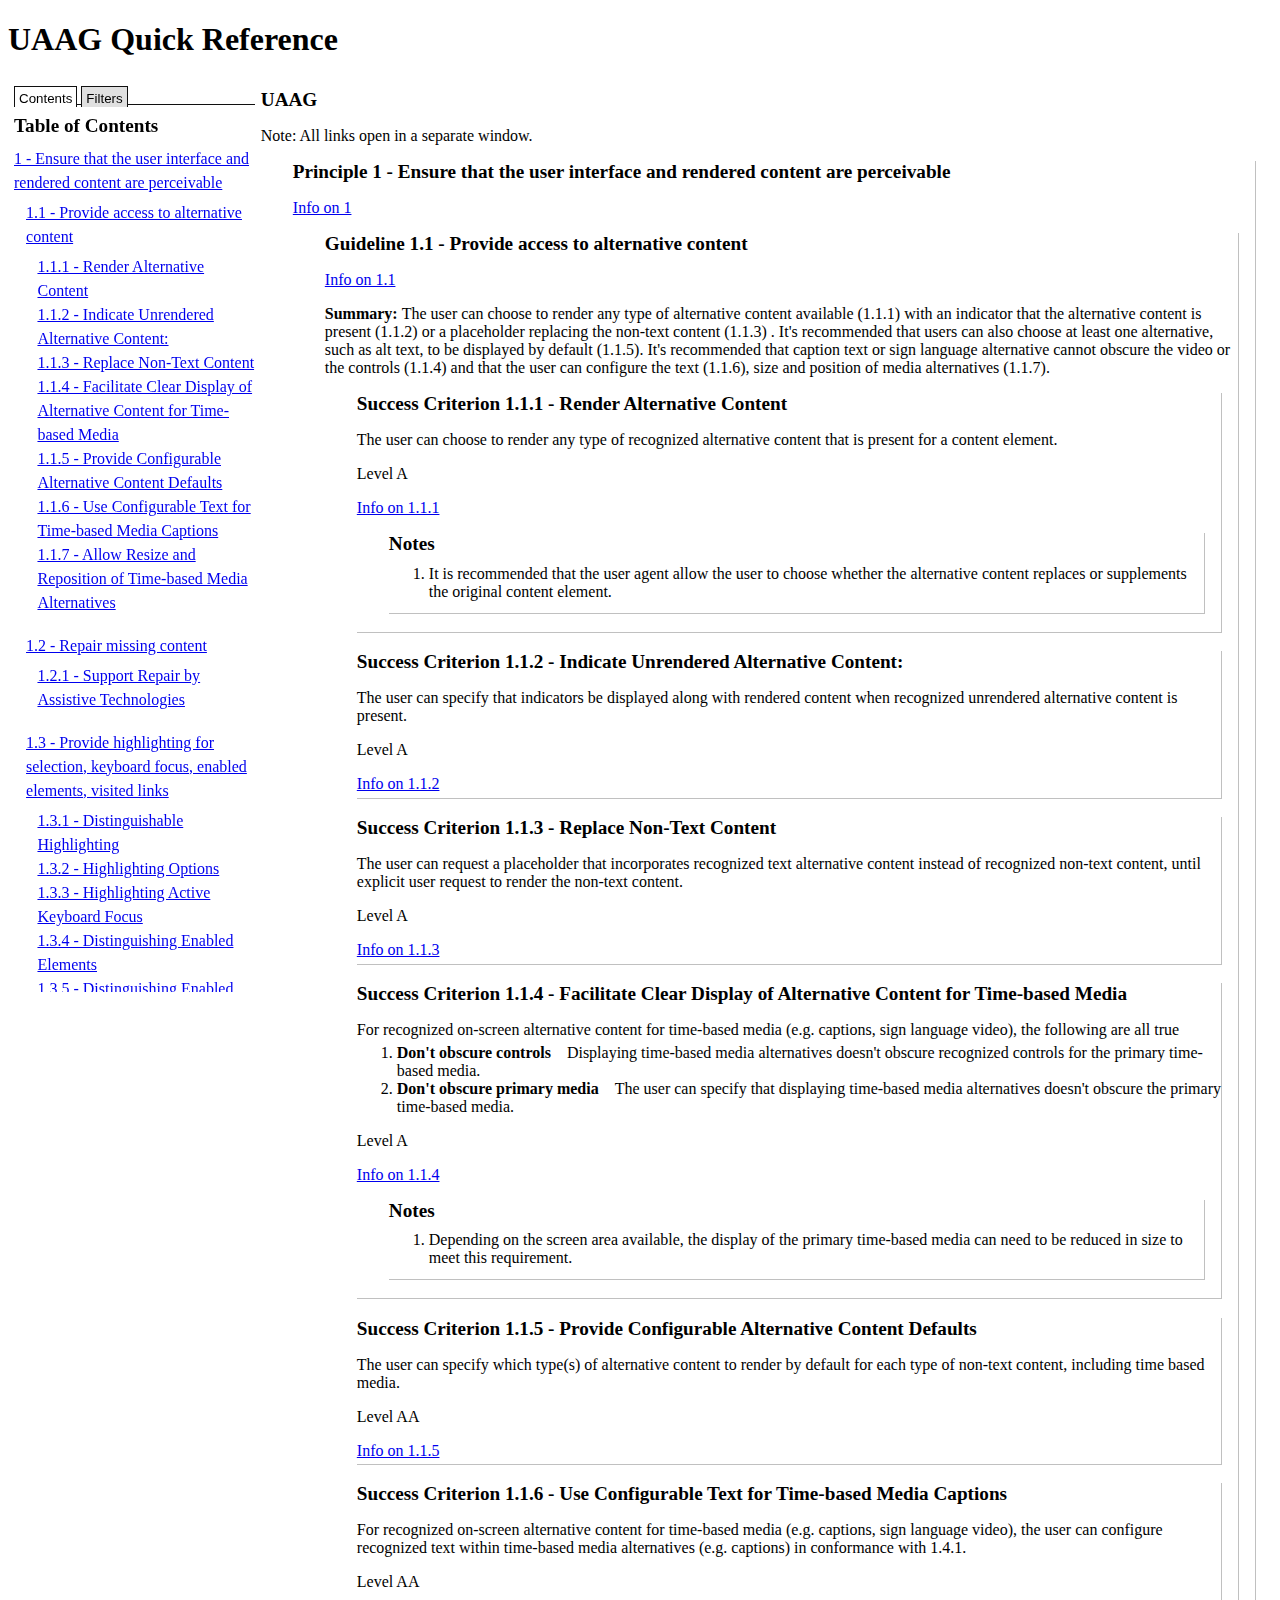
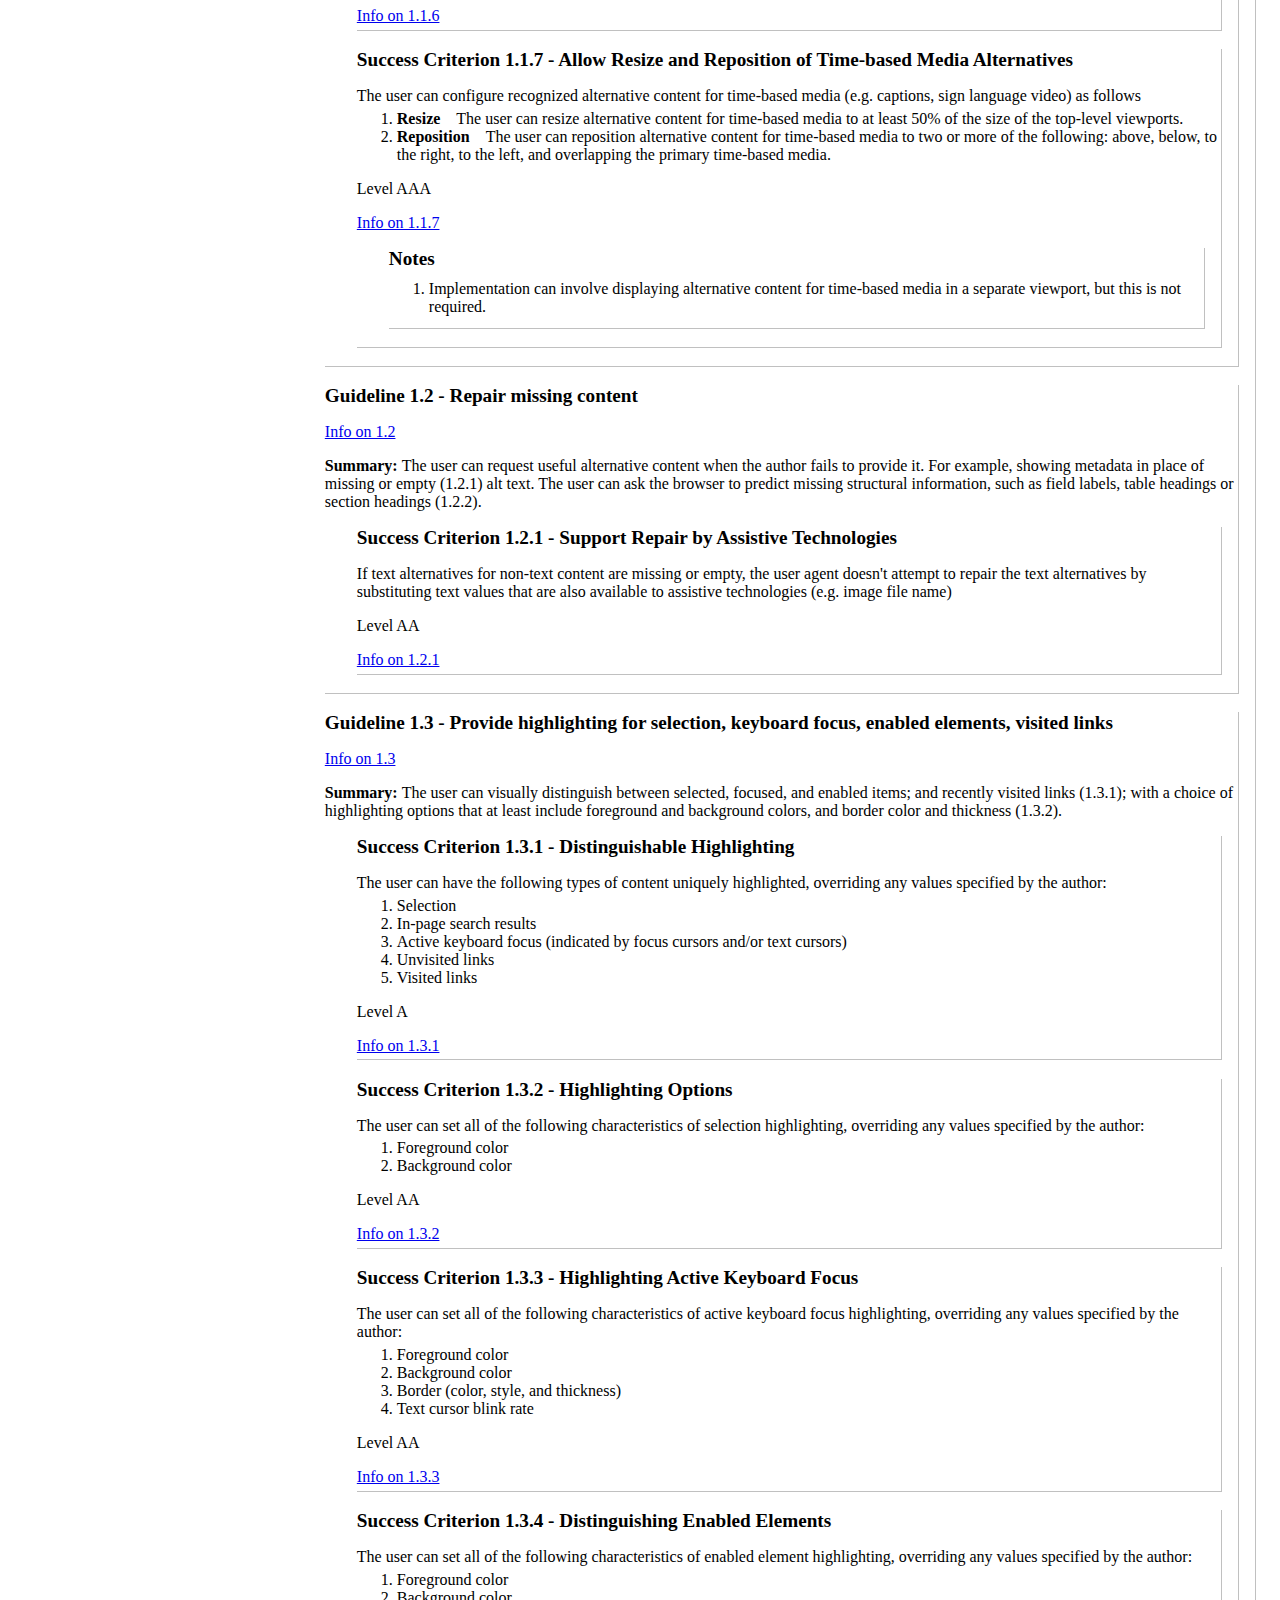
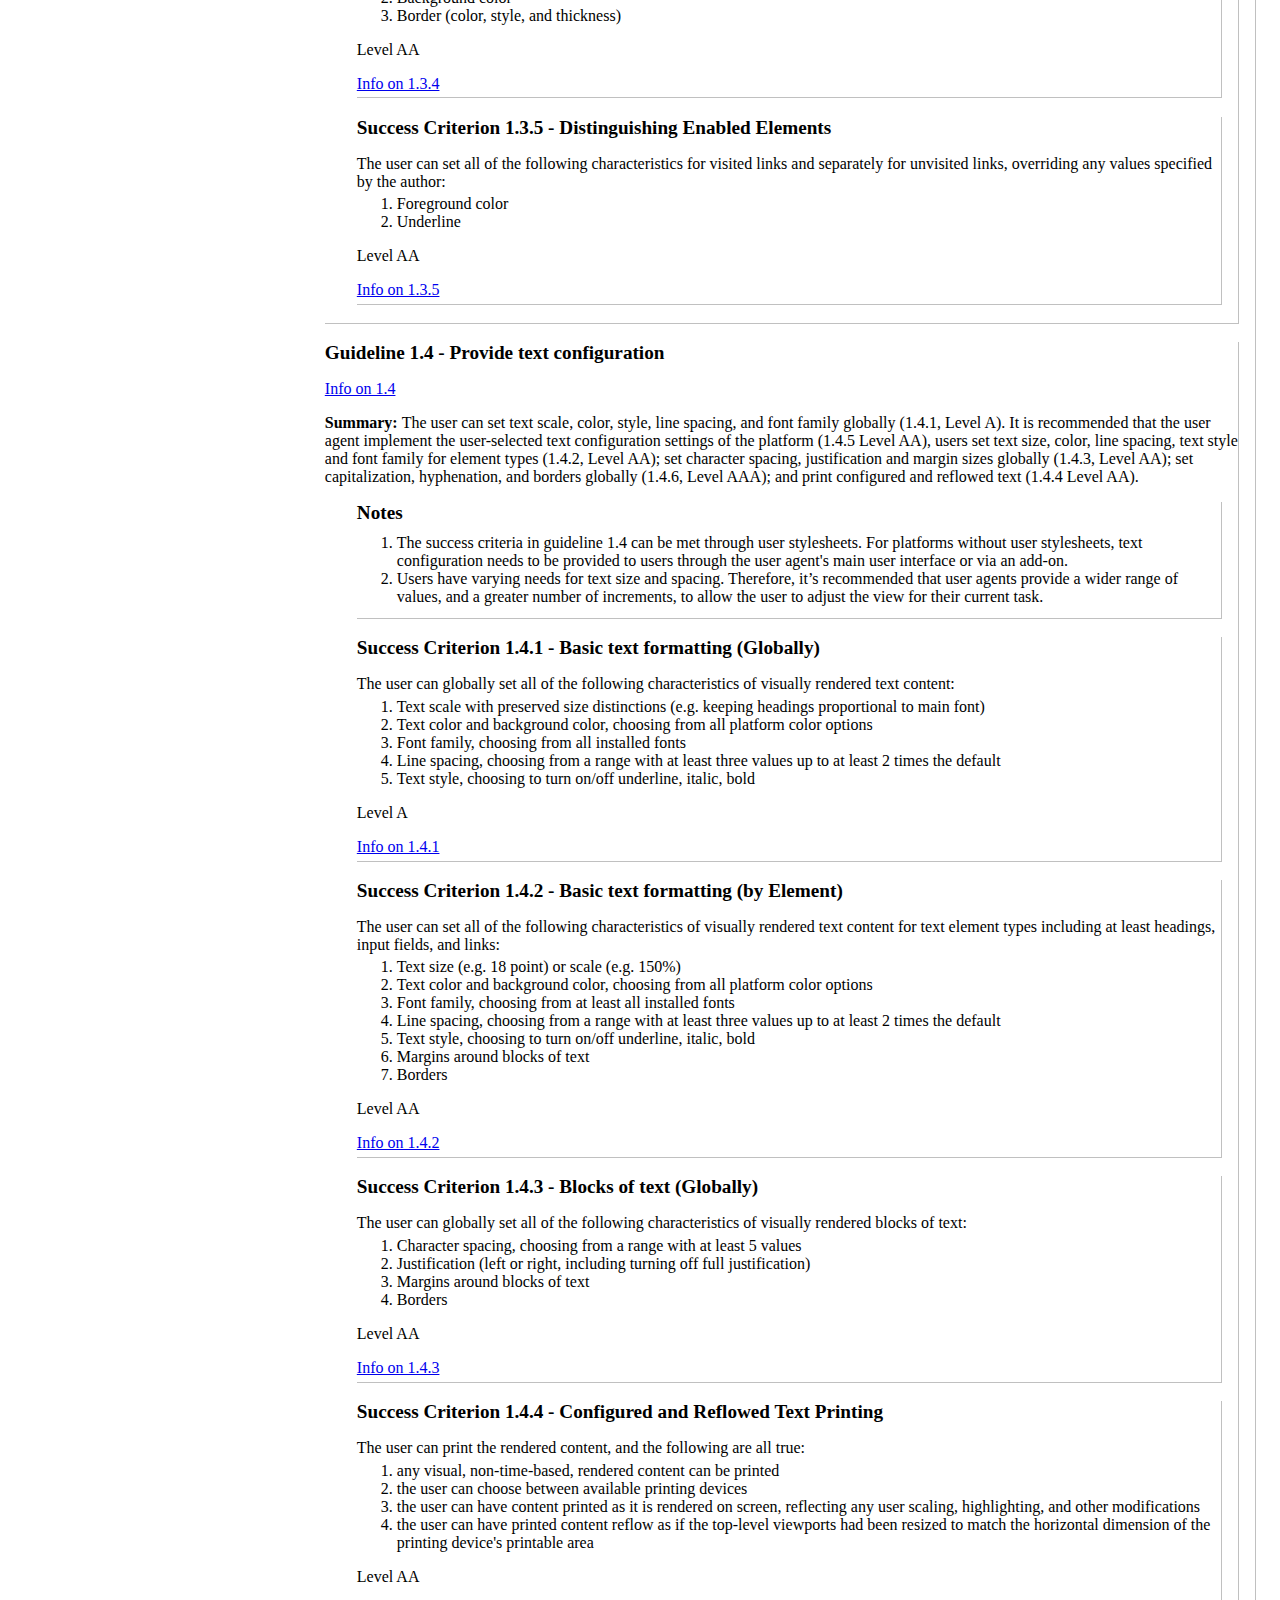
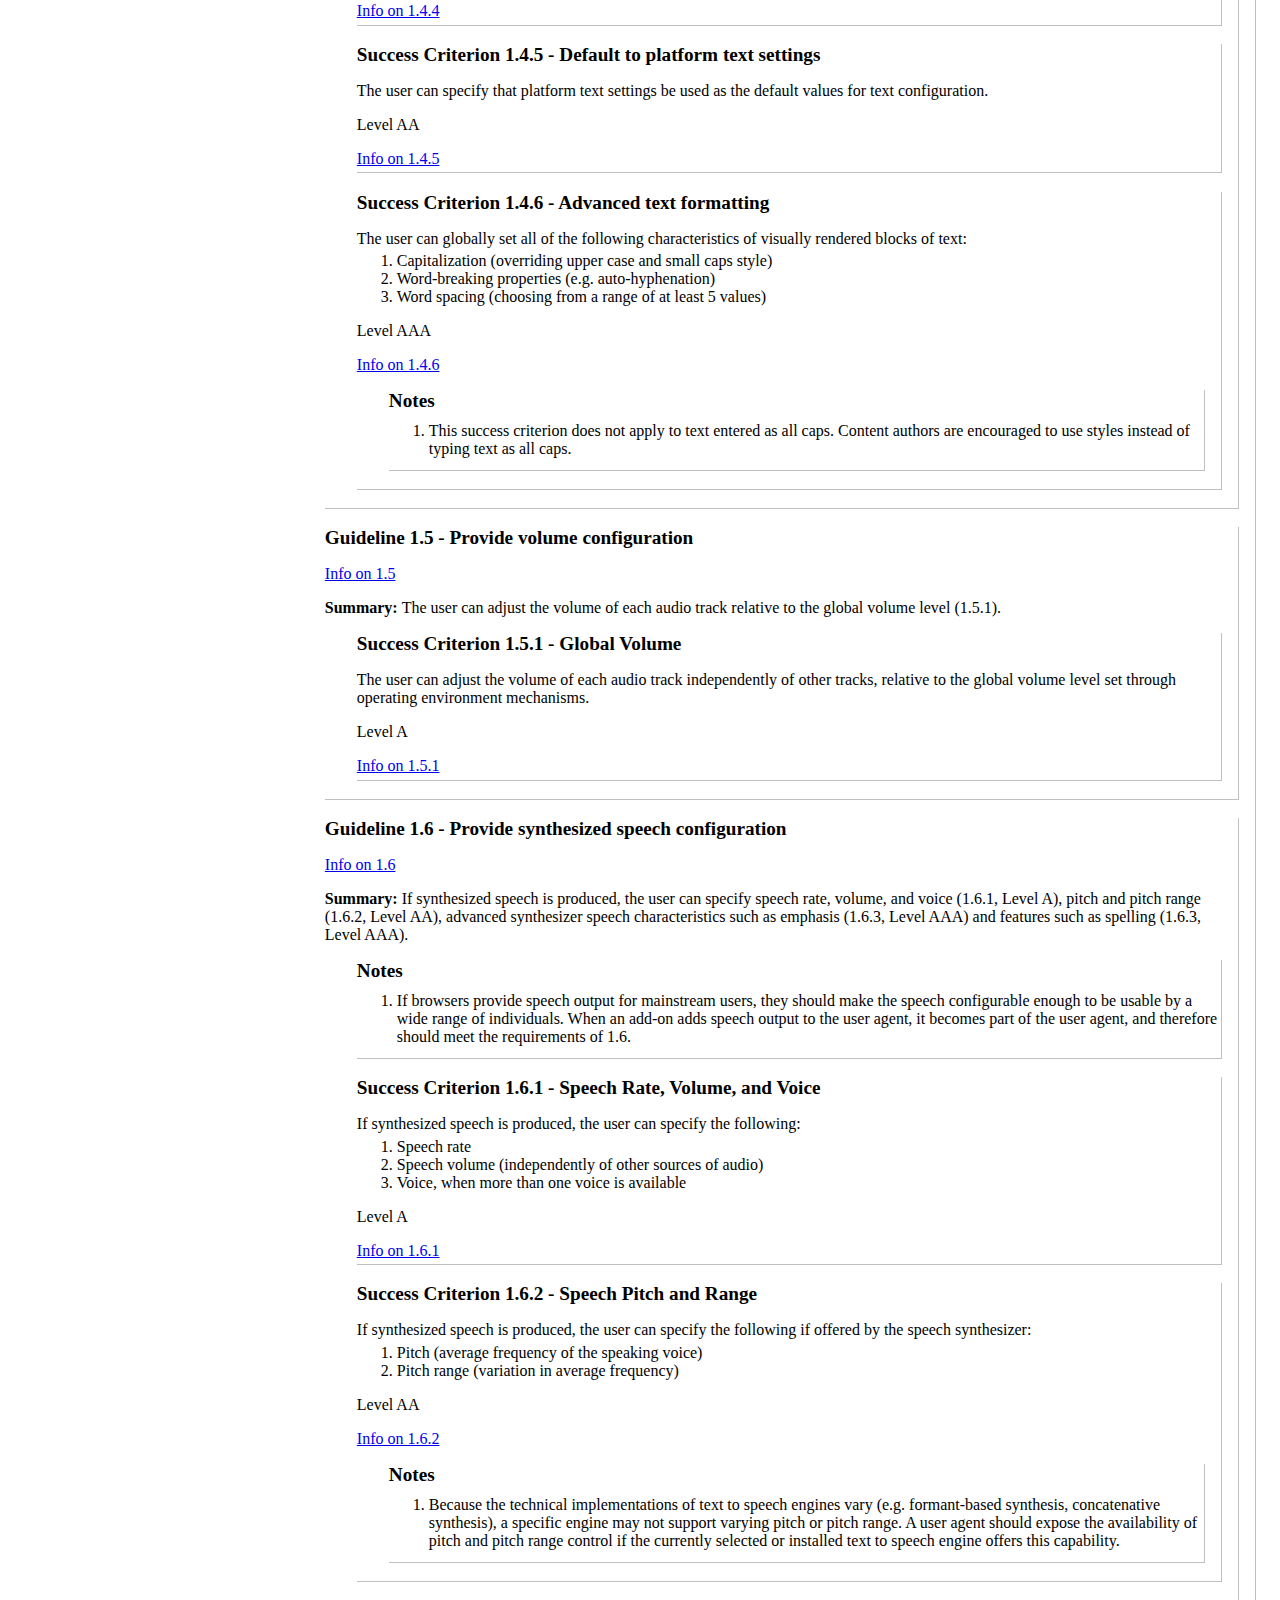
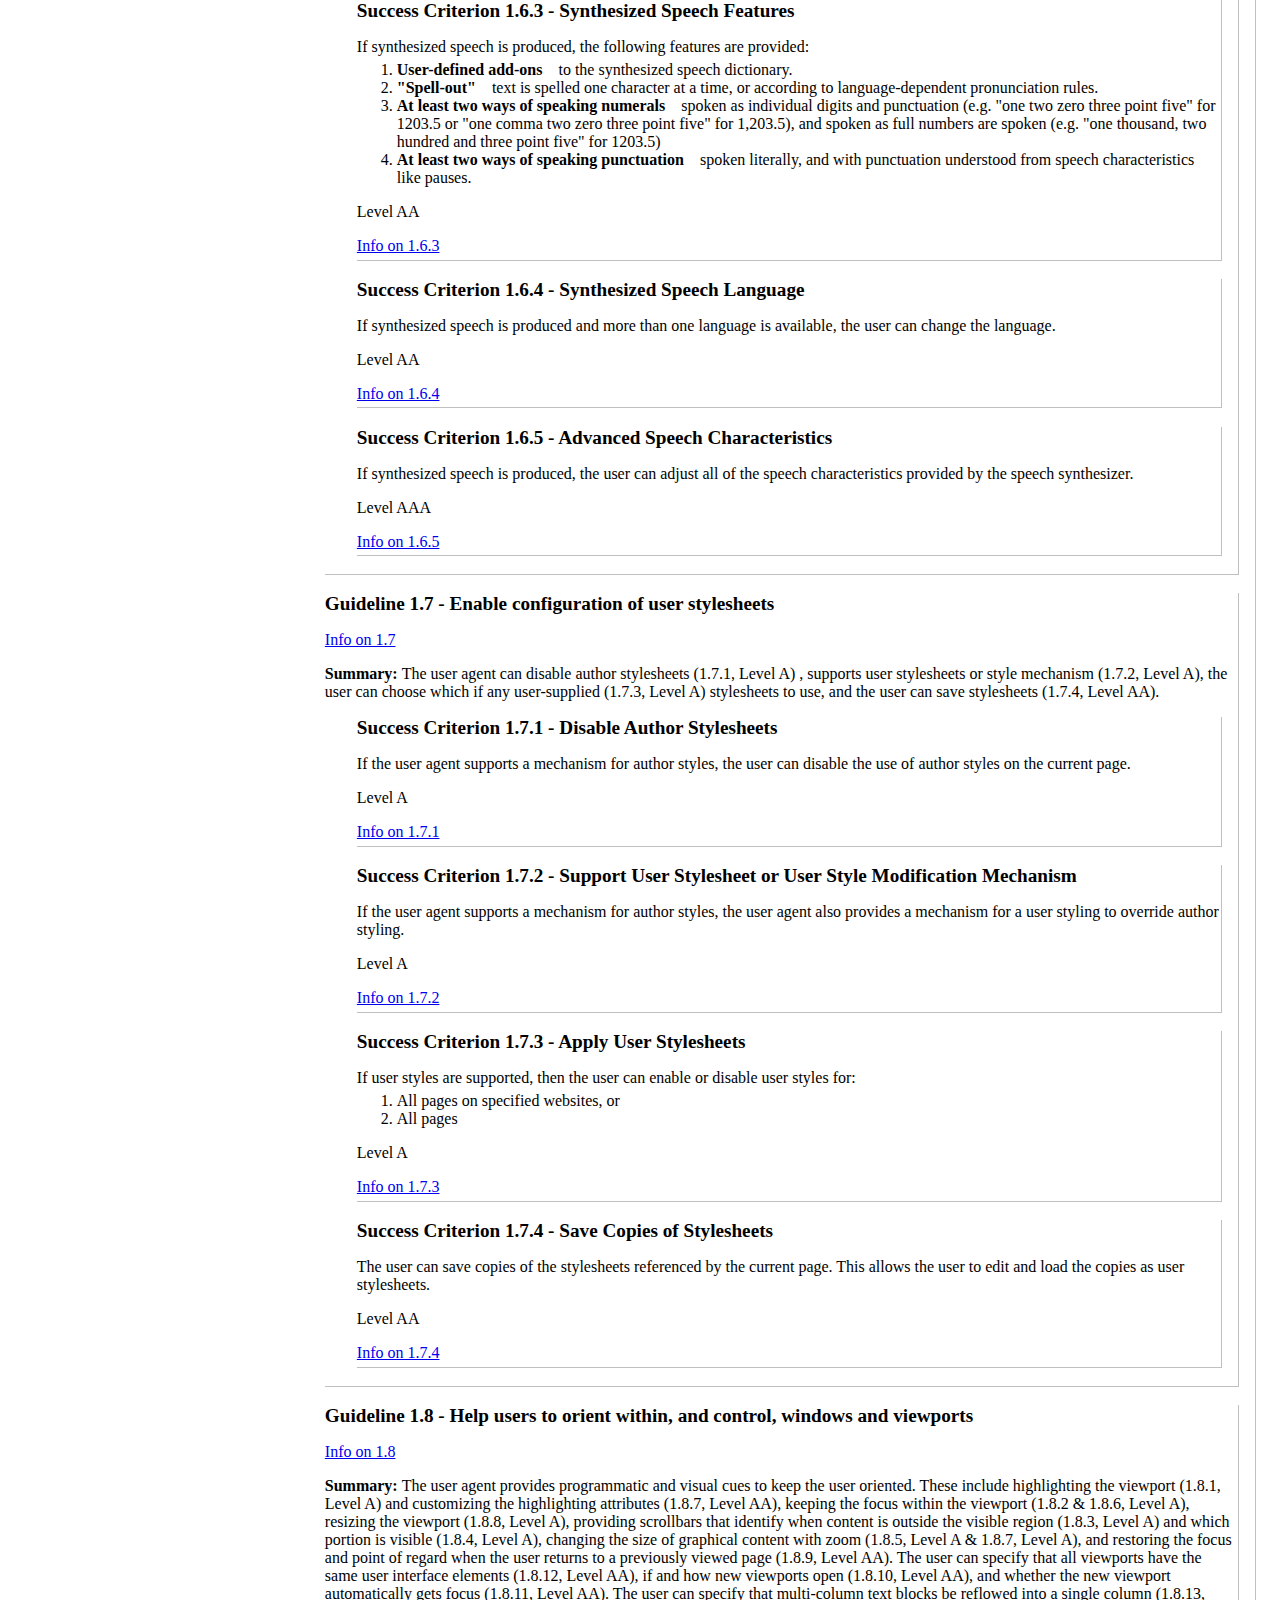
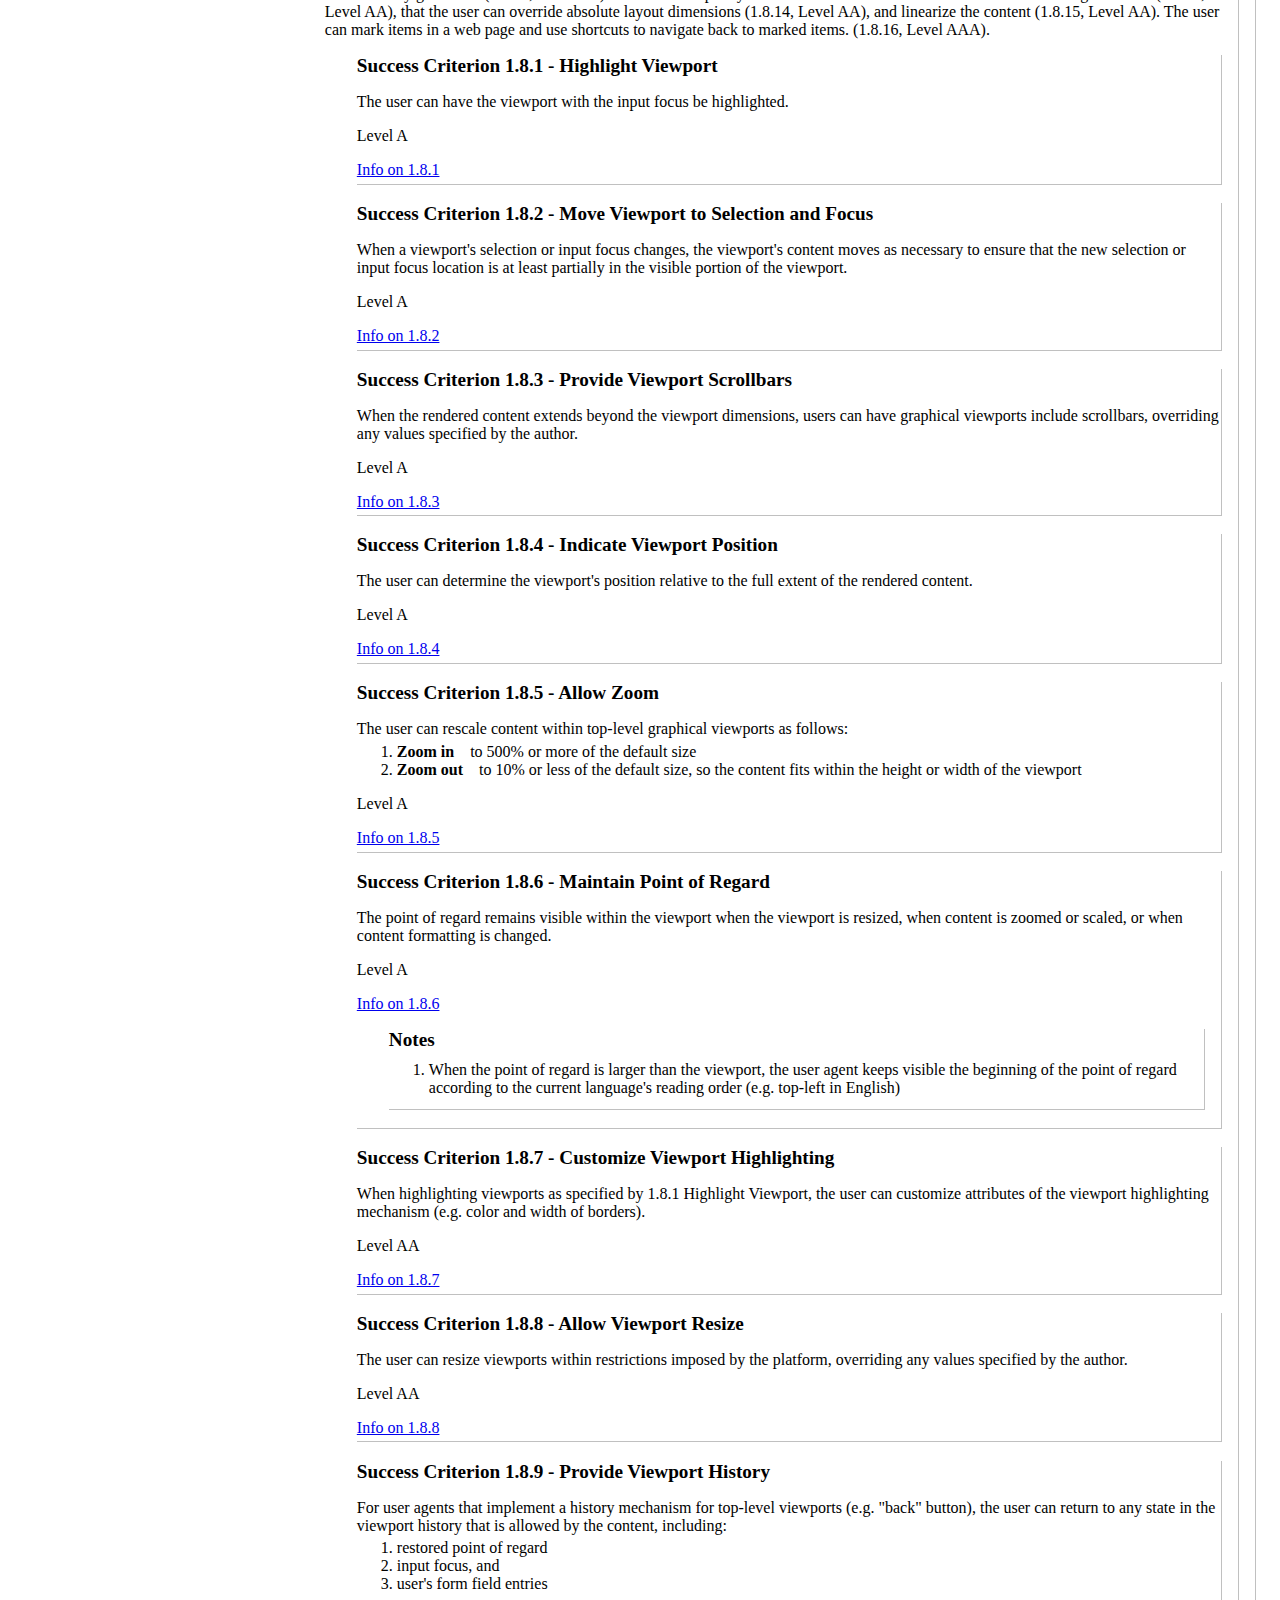
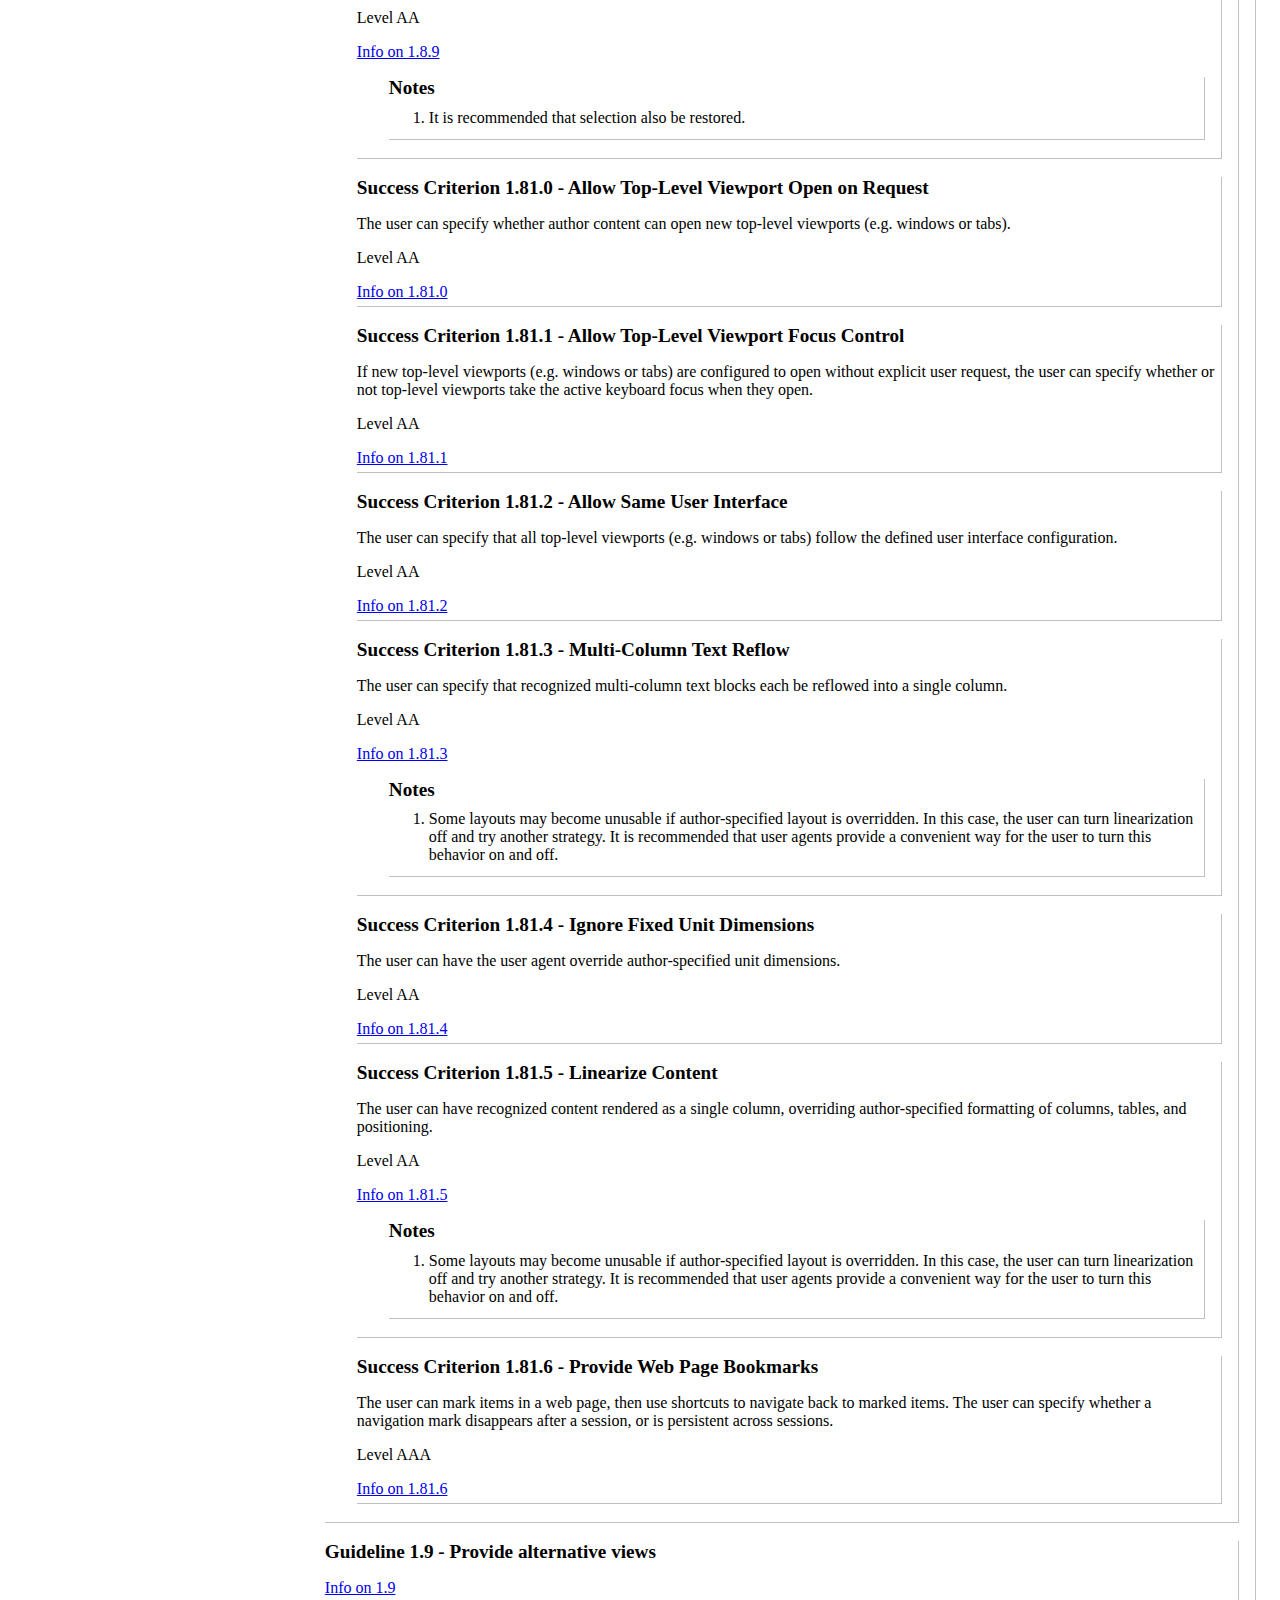
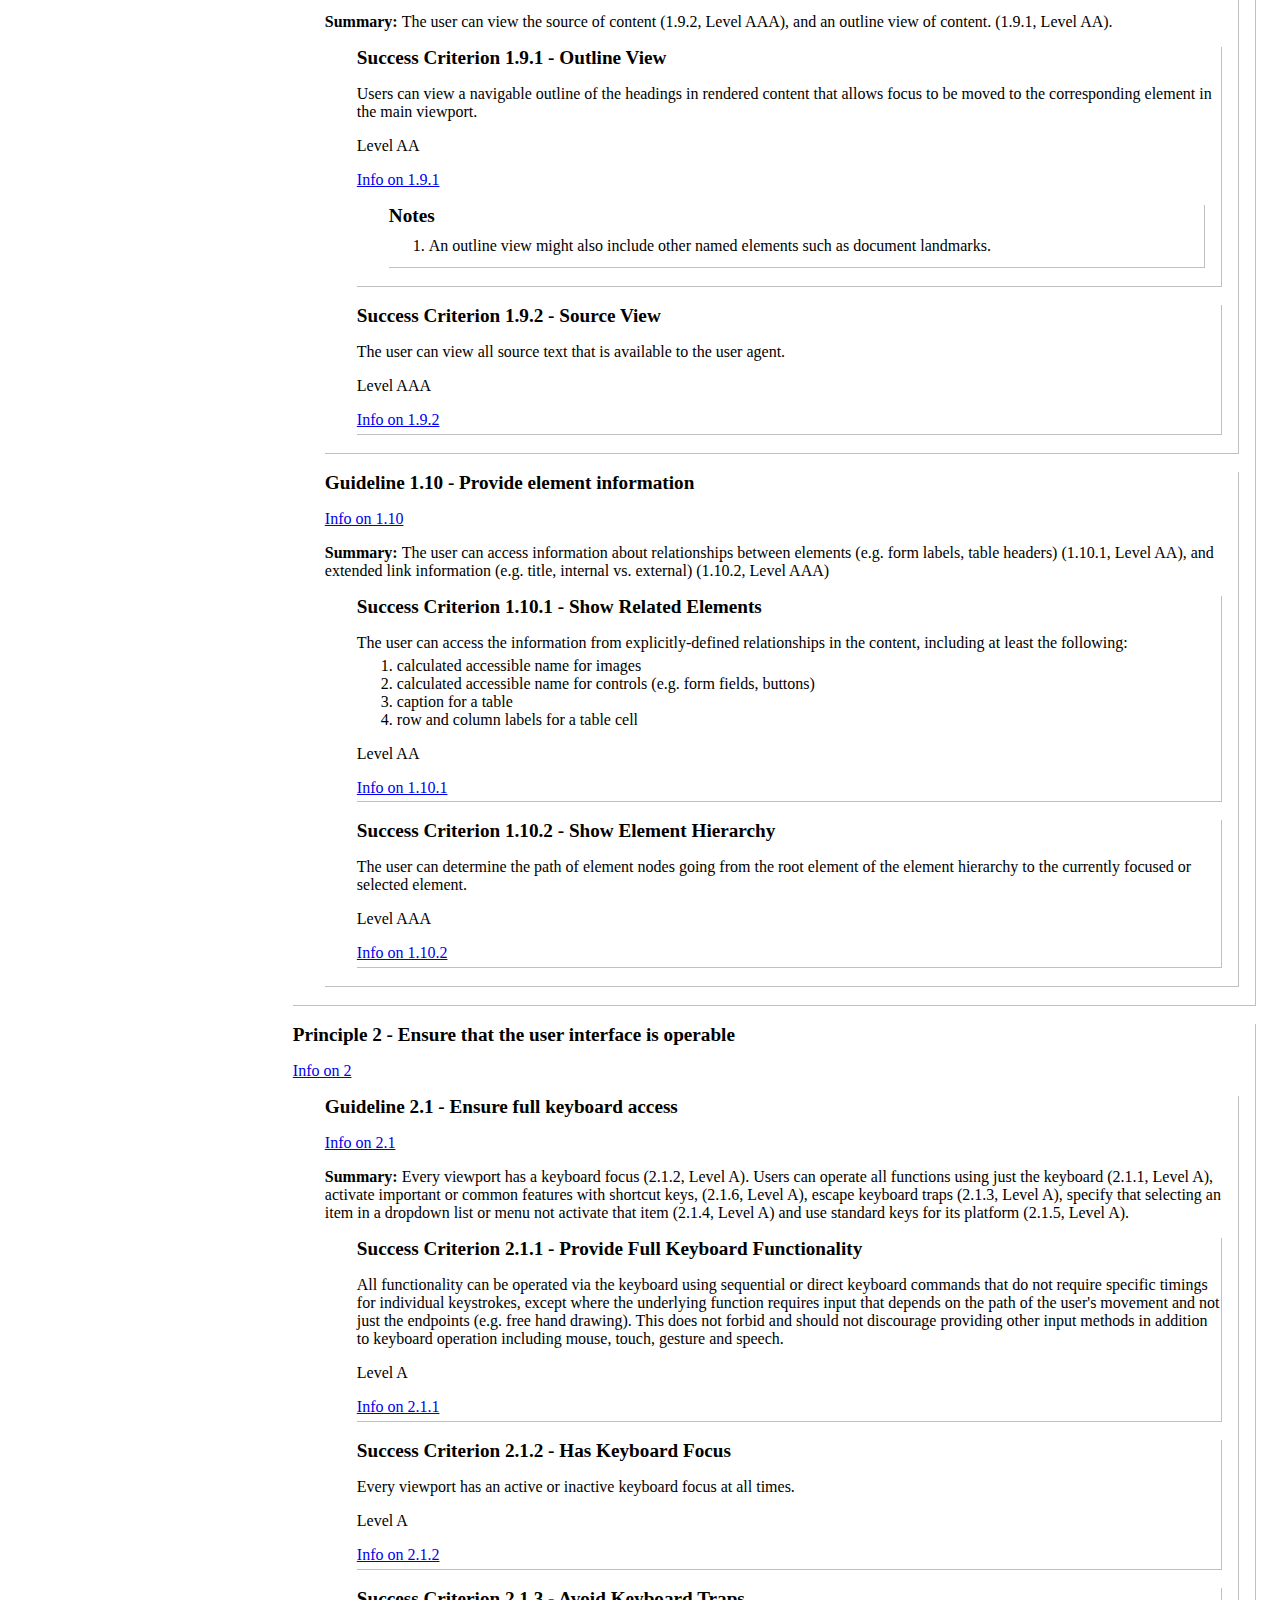
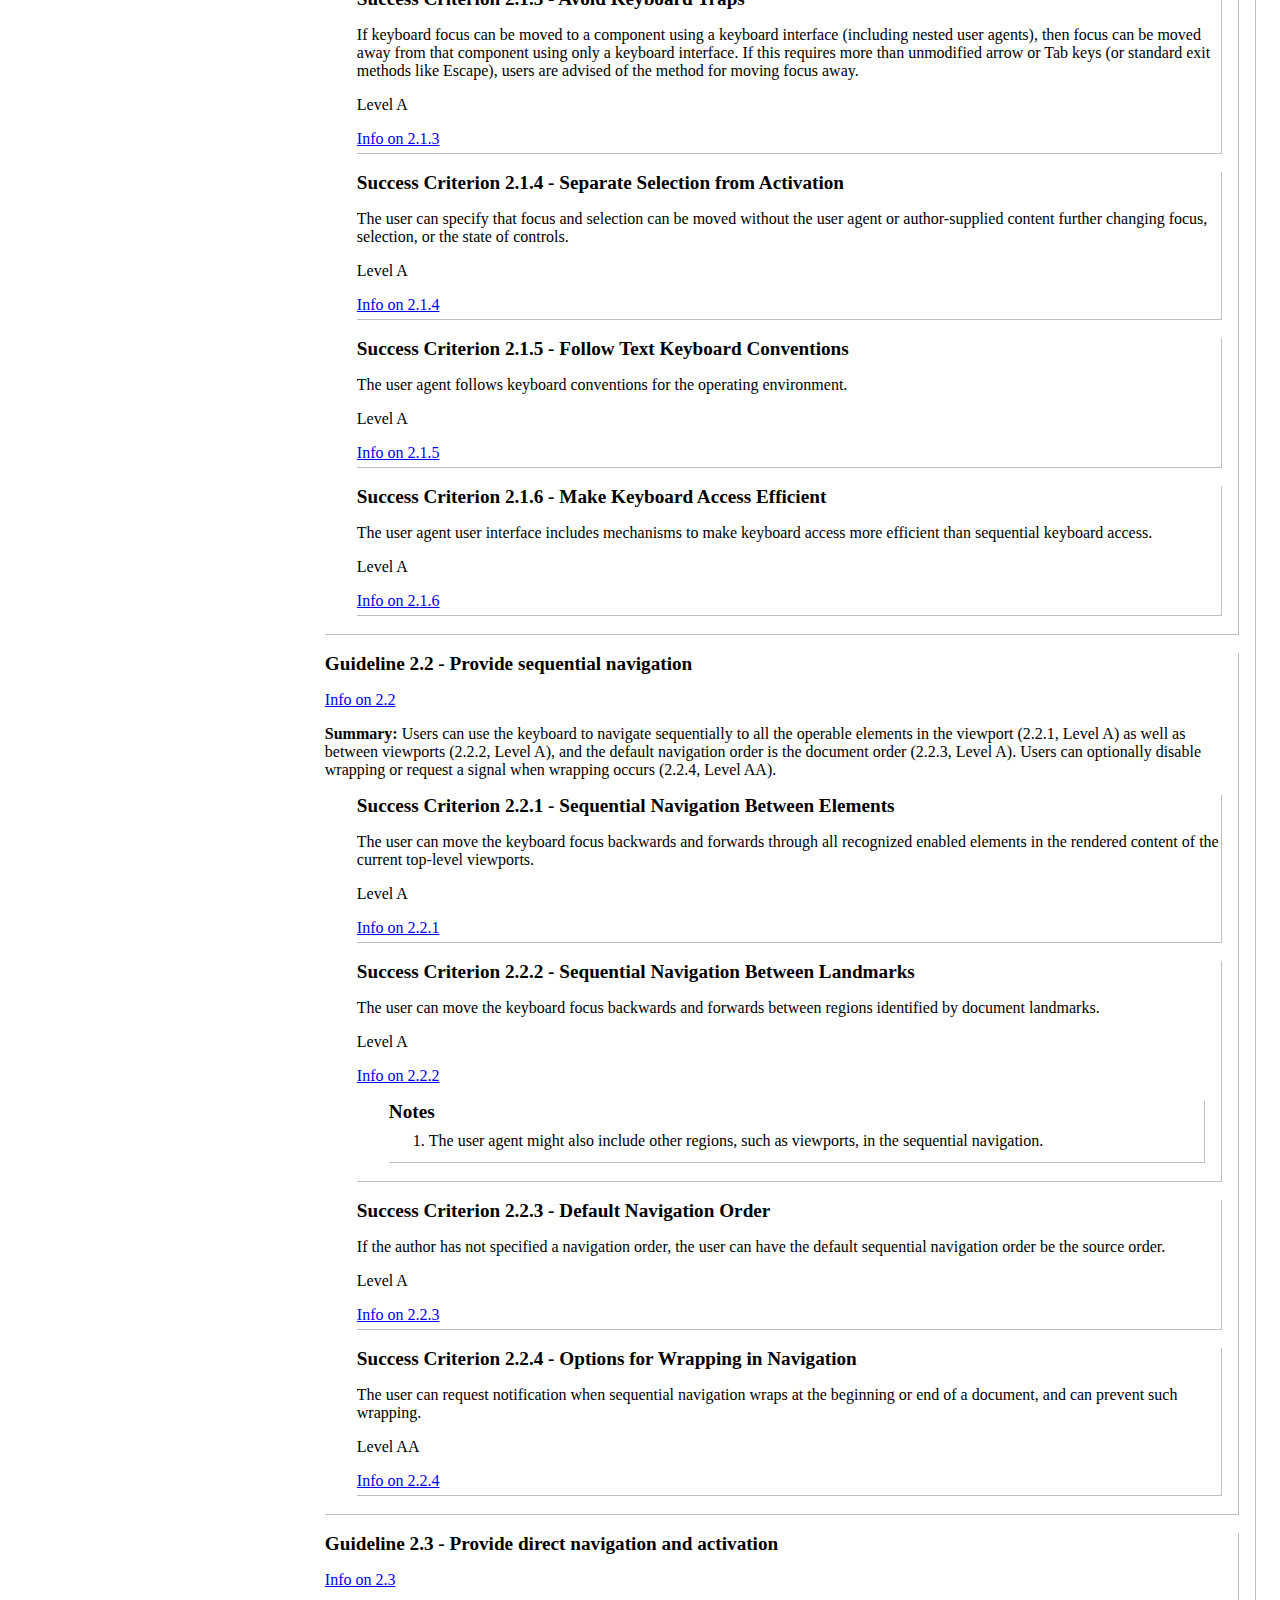
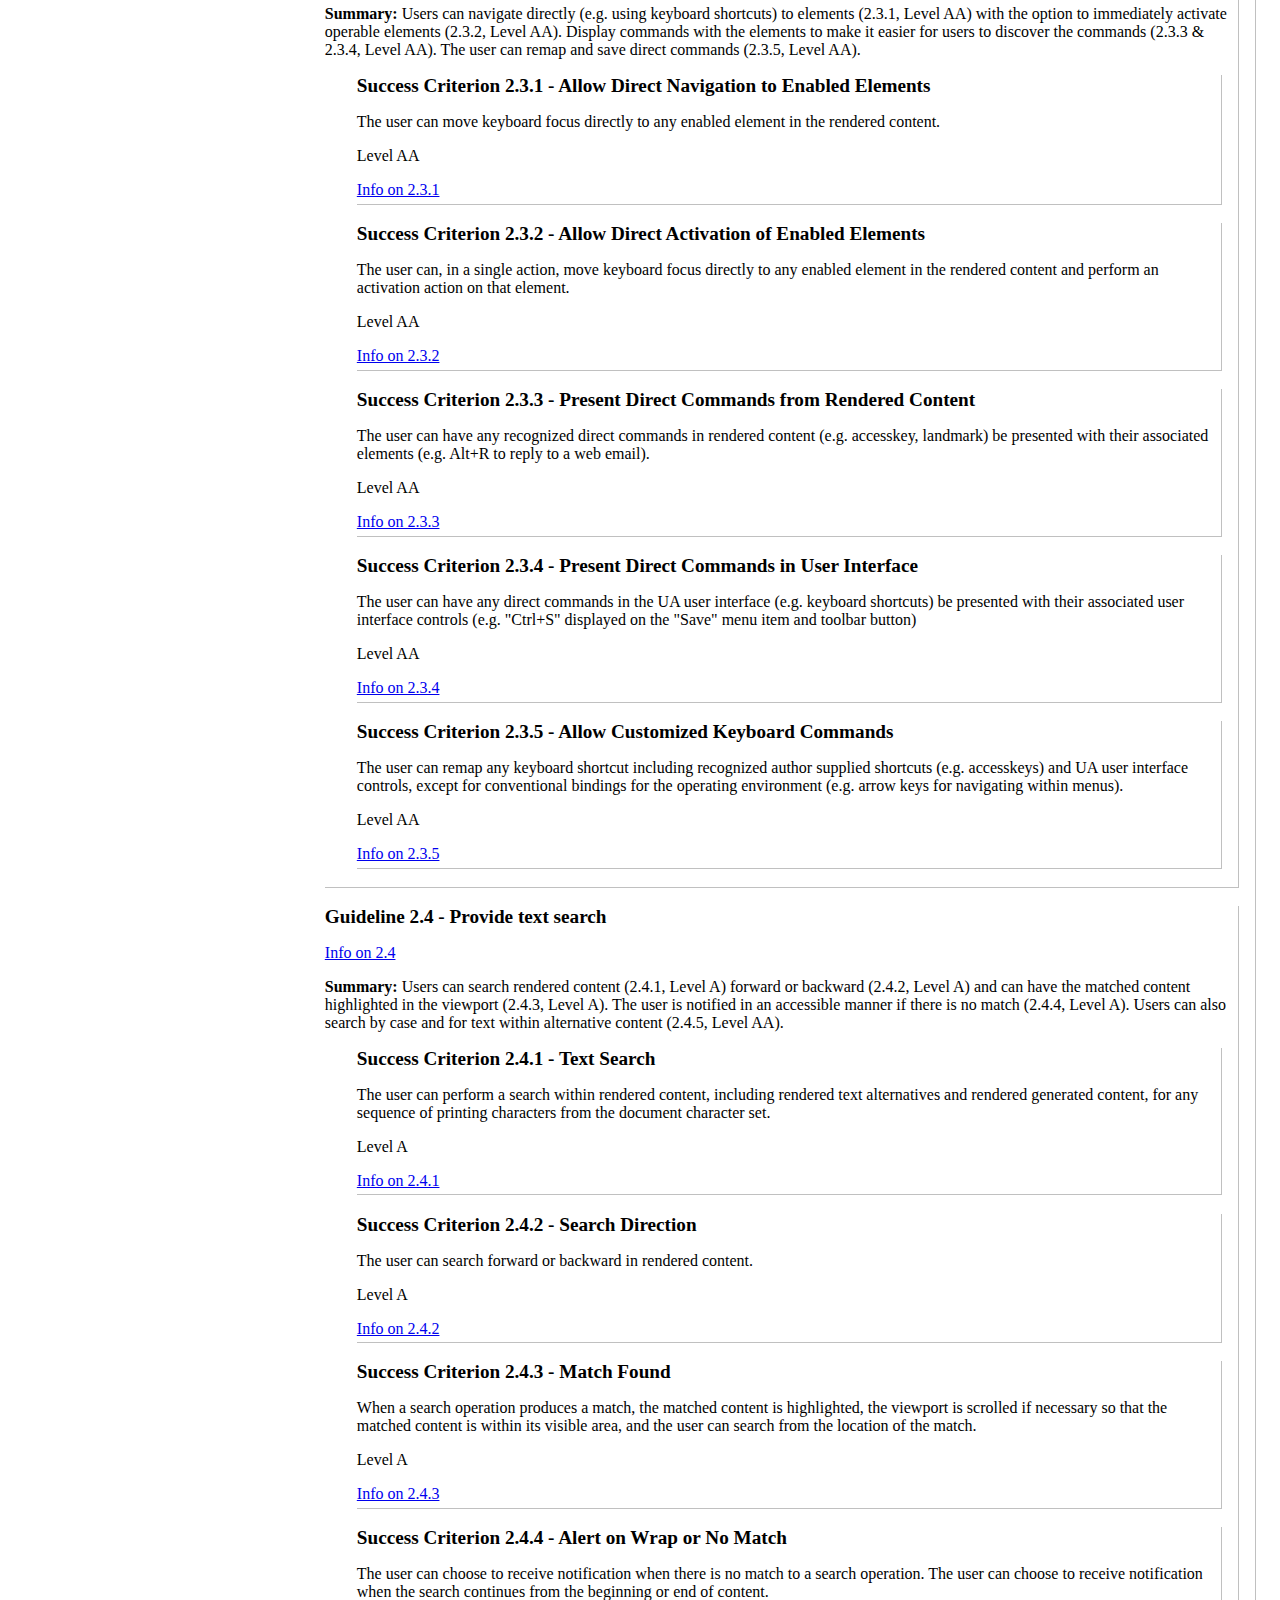
<file: index.html>
<!DOCTYPE html>
<html lang="en">
	<head>
		<meta charset="utf-8">
		<meta name="viewport" content="width=device-width, initial-scale=1, shrink-to-fit=no">
		<title>UAAG Quick Reference</title>
		<link rel="Stylesheet" type="text/css" href="uaagscs.css" />
	</head>
	<body>
		<header id="header"><h1>UAAG Quick Reference</h1></header>
		<main>
			<section id="showHideButtons">
				<button id="showHideBtn" aria-expanded="true" aria-controls="leftPanel">Hide Filters and Table of Contents</button>
			</section>
			<div id="leftPanel">
				<div>
					<div id="tablist" role="tablist" aria-label="View Table of Contents or Filters">
							<button role="tab" id="tocLink" aria-controls="tocPanel" aria-selected="true" class="selectedTab" tabindex="0">Contents</button>
							<button role="tab" id="filtersLink" aria-controls="filtersPanel" aria-selected="false" class="unselectedTab" tabindex="-1">Filters</button>
					</div>
					<div id="panelsPanel">
						<div id="tocPanel" role="tabpanel">
							<h2>Table of Contents</h2>
							<ol id="toc">
							</ol>
						</div>
						<div id="filtersPanel" role="tabpanel" class="hide">
							<h2 id="filtersHeader">Filters</h2>
							<fieldset>
								<legend>Show</legend>
								<div class="fieldHolder">
									<input id="infoLinkChk" checked type="checkbox"> <label for="infoLinkChk">Links to W3C UAAG page</label>
								</div>
								<div class="fieldHolder">
									<input id="principleChk" checked type="checkbox"> <label for="principleChk">Principles</label>
								</div>
								<div class="fieldHolder">
									<input id="guidelineChk" checked type="checkbox"> <label for="guidelineChk">Guidelines</label>
								</div>
								<div class="fieldHolder">
									<input id="summaryChk" checked type="checkbox"> <label for="summaryChk">Guideline Summary</label>
								</div>
								<div class="fieldHolder">
									<input id="glnotesChk" checked type="checkbox"> <label for="glnotesChk">Guideline Notes</label>
								</div>
								<div class="fieldHolder">
									<input id="successCriterionChk" checked type="checkbox"> <label for="successCriterionChk">Success Criteria</label>
								</div>
								<div class="fieldHolder">
									<input id="descriptionChk" checked type="checkbox"> <label for="descriptionChk">Success Criterion Description</label>
								</div>
								<div class="fieldHolder">
									<input id="levelChk" checked type="checkbox"> <label for="levelChk">Levels</label>
								</div>
								<div class="fieldHolder">
									<input id="levelAChk" checked type="checkbox"> <label for="levelAChk">Level A</label>
								</div>
								<div class="fieldHolder">
									<input id="levelAAChk" checked type="checkbox"> <label for="levelAAChk">Level AA</label>
								</div>
								<div class="fieldHolder">
									<input id="levelAAAChk" checked type="checkbox"> <label for="levelAAAChk">Level AAA</label>
								</div>
								<div class="fieldHolder">
									<input id="scnotesChk" checked type="checkbox"> <label for="scnotesChk">Success Criterion Notes</label>
								</div>
							</fieldset>
						</div> <!-- End of #filterPanel -->
					</div> <!-- End of #panelsPanel -->
				</div>  <!-- End of div for sticky purposes -->
			</div> <!-- End of #leftPanel -->
			<section id="contSection">
				<h2>UAAG</h2>
				<p>Note: All links open in a separate window.</p>
				<div id="cont">
				</div>
			</section>
			</main>
		<footer id="footer">
			<p><a href="https://github.com/andrewnordlund/uaag-quick-ref" target="_blank" rel="noopener noreferrer">UAAG Quick Reference in JSON GitHub Repo</a>.</p>
			<span id="liveRegion" aria-live="polite" class="sr-only"></span>
		</footer>
		<script src="uaagscs.js"></script>
	</body>
</html>
</file>
<file: uaagscs.css>
fieldset {
  border: none;
}
legend {
	font-weight:bold;
}
header {

	width: 100%;
}
main {
	display: grid;
	grid-template-areas:
		"showHideButtons"
		"leftPanel"
		"content";
	width: 100%;
}
#showHideButtons {
	grid-area: showHideButtons;
	display: block;
}
#leftPanel {
	grid-area: leftPanel;
	max-height: 100vh;
	overflow-y: scroll;
	padding: 6px;
}
.hidePanel {
	height: 0%;
	overflow: hidden;
	transition-property: height;
	transition-duration: 4s;
	transition-delay: 2s;
}
#showHideButtons {
	width: 90%;
	overflow-y: visible !important;
}


#contSection {
	grid-area: content;
}
h2, h3, h4, h5, h6 {
	font-size: larger;
	margin: 0.5em auto;
}
ol {
	margin: 0 auto 0.75em auto;
}
ol.description li strong {
	margin-right: 1em;
}
p {
	margin-bottom: 0.3em;
}
.linkUL li {
	margin-bottom: 0.5em;
	list-style:none;
}
.infoLink, .implementingLink {
	display: inline-block;
}
.hide {
	display: none;
}
.bold {
	font-weight: 700;
}
.sr-only {
    clip: rect(1px,1px,1px,1px);
    height: 1px;
    margin: 0;
    overflow: hidden;
    position: absolute;
    width: 1px;
}
footer {
	border-top: thin #808080 solid;
	margin-top: 1.5em;
	font-size: 85%;
}
#toc {
	list-style: none;
	margin: 0;
	padding: 0;
}
#toc ol {
	list-style: none;
	padding: 0.4em 0;
	margin-left: 5%;
}
#toc li {
	line-height: 1.5em;
}

#tablist {
	margin-bottom: -3px;
}

button[role=tab] {
	display: inline;
	padding: 0.3em 0.3em 0 0.3em;
	margin-bottom: 0;
	border-top: thin solid #101010;
	border-left: thin solid #101010;
	border-right: thin solid #101010;
	border-bottom: none;
}
button[aria-selected=true] {
	z-index: 1;
	background-color: #FFFFFF;
	padding-bottom: 1px !important;
	
}
button[aria-selected=false] {
	z-index: 3;
	background-color: #E0E0E0;
	padding-bottom: 1px !important;
}
#panelsPanel {
	background-color: white;
	z-index: 2;
	margin-top:0.5px;
	border: thin solid #101010;
	overflow-y: scroll;
	max-height: 90vh;
}

/*
   This is from a font that I evidently don't have: font-awesome
a::after {
	content: "\f360";
}
*/
@media (min-width: 800px) {
	main {
		display: grid;
		grid-template-columns: 1fr 4fr;
		grid-template-areas: "leftPanel content";
	}
	#showHideButtons {
		display: none;
	}

	#contSection section {
		margin-left: 2em;
		margin-top: 1em;
		margin-bottom: 1.13em;
		margin-right: 1em;
		border-right: thin inset #C0C0C0;
		border-bottom: thin inset #C0C0C0;
	}
	#leftPanel {
		grid-area: leftPanel;
		position: sticky;
		top: 0;
		max-height: 100vh;
		overflow-y: scroll;
		padding: 6px;
		display: block;
	}
	
	#panelsPanel {
		border: none;
		border-top: thin solid #101010;
		overflow: visible;
	}
	
	/*
	#leftPanel > div {
		position: sticky;
		top: 1em;
		height: 30em;
		overflow-y:scroll;
	}
	*/
	
}
</file>
